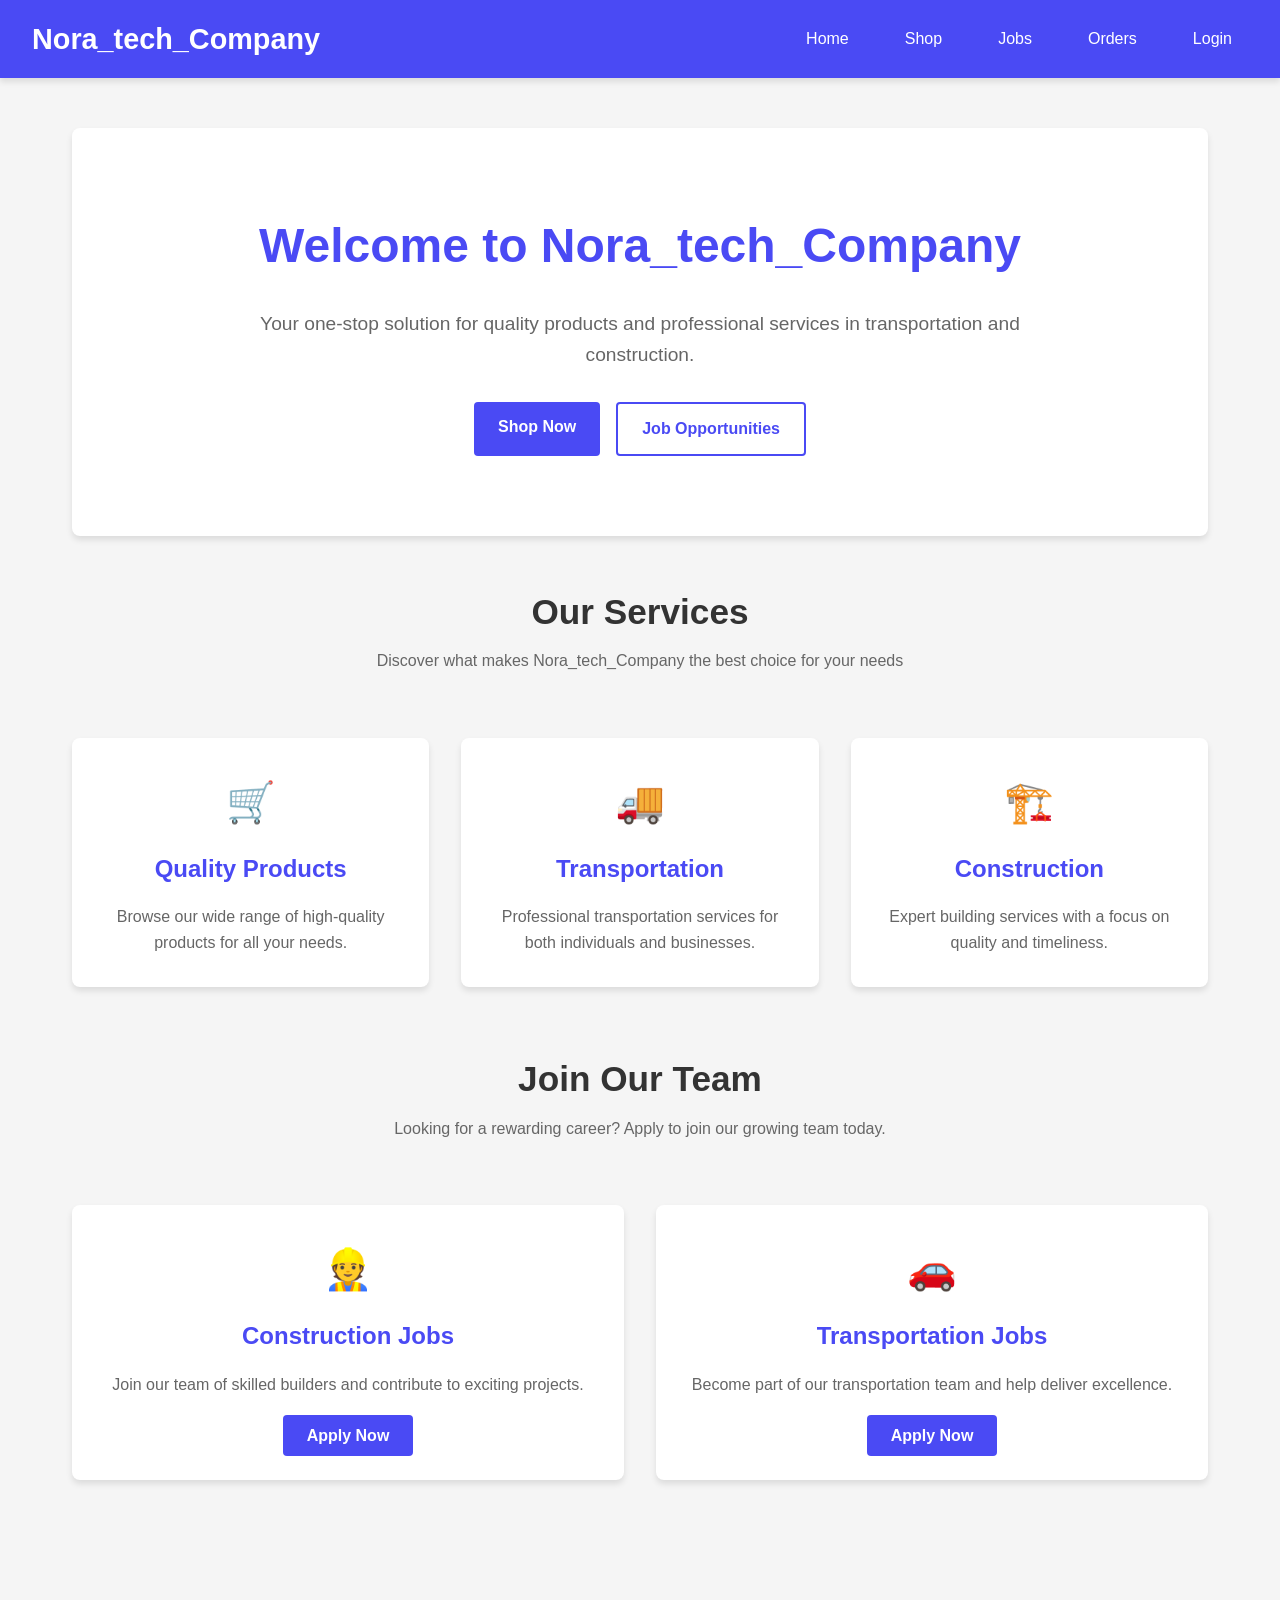
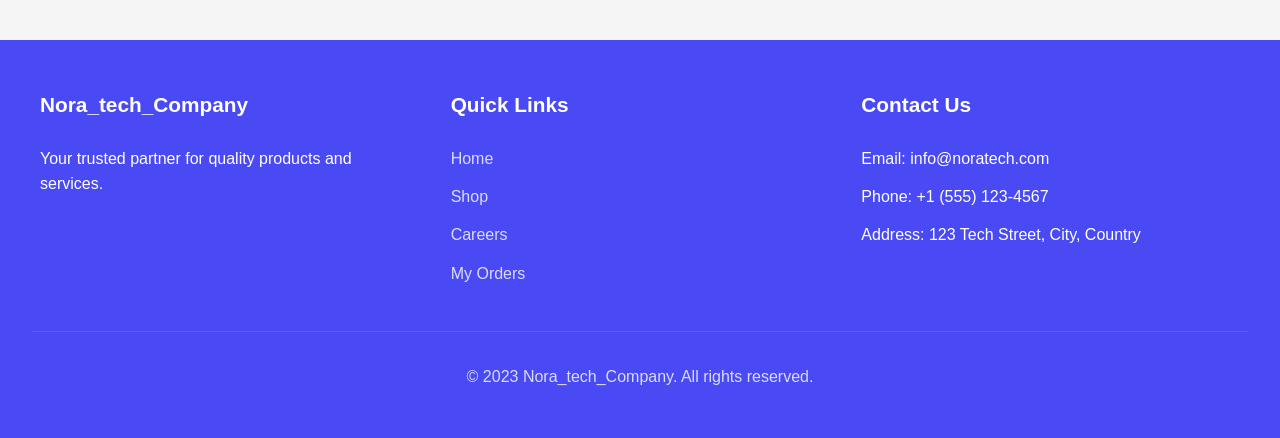
<file: index.html>
<!DOCTYPE html>
<html lang="en">
<head>
    <meta charset="UTF-8">
    <meta name="viewport" content="width=device-width, initial-scale=1.0">
    <title>Nora_tech_Company</title>
    <style>
        :root {
            --primary: #4a4af4;
            --primary-dark: #3939c7;
            --secondary: #f472b6;
            --text: #333;
            --text-light: #666;
            --background: #f5f5f5;
            --white: #fff;
            --shadow: 0 4px 6px rgba(0, 0, 0, 0.1);
        }

        * {
            margin: 0;
            padding: 0;
            box-sizing: border-box;
        }

        body {
            font-family: 'Segoe UI', Tahoma, Geneva, Verdana, sans-serif;
            color: var(--text);
            background-color: var(--background);
            line-height: 1.6;
        }

        a {
            text-decoration: none;
            color: inherit;
        }

        .header {
            background-color: var(--primary);
            color: var(--white);
            padding: 1rem 2rem;
            display: flex;
            justify-content: space-between;
            align-items: center;
            position: fixed;
            width: 100%;
            top: 0;
            z-index: 1000;
            box-shadow: var(--shadow);
        }

        .header h1 {
            font-size: 1.8rem;
            font-weight: 700;
        }

        .nav-links {
            display: flex;
            gap: 1.5rem;
        }

        .nav-links a {
            color: var(--white);
            padding: 0.5rem 1rem;
            border-radius: 4px;
            transition: background-color 0.3s;
        }

        .nav-links a:hover {
            background-color: rgba(255, 255, 255, 0.1);
        }

        .container {
            max-width: 1200px;
            margin: 0 auto;
            padding: 2rem;
        }

        .hero {
            text-align: center;
            padding: 5rem 1rem;
            background-color: var(--white);
            border-radius: 8px;
            margin-top: 6rem;
            box-shadow: var(--shadow);
        }

        .hero h1 {
            font-size: 3rem;
            color: var(--primary);
            margin-bottom: 1.5rem;
        }

        .hero p {
            font-size: 1.2rem;
            color: var(--text-light);
            max-width: 800px;
            margin: 0 auto 2rem;
        }

        .cta-buttons {
            display: flex;
            gap: 1rem;
            justify-content: center;
            flex-wrap: wrap;
        }

        .cta-button {
            padding: 0.75rem 1.5rem;
            border-radius: 4px;
            font-weight: 600;
            text-decoration: none;
            transition: all 0.3s ease;
        }

        .primary-button {
            background-color: var(--primary);
            color: white;
        }

        .primary-button:hover {
            background-color: var(--primary-dark);
        }

        .secondary-button {
            background-color: transparent;
            color: var(--primary);
            border: 2px solid var(--primary);
        }

        .secondary-button:hover {
            background-color: rgba(74, 74, 244, 0.1);
        }

        .features {
            display: grid;
            grid-template-columns: repeat(auto-fit, minmax(300px, 1fr));
            gap: 2rem;
            margin: 4rem 0;
        }

        .feature-card {
            background-color: var(--white);
            border-radius: 8px;
            padding: 2rem;
            box-shadow: var(--shadow);
            text-align: center;
        }

        .feature-card h3 {
            color: var(--primary);
            margin-bottom: 1rem;
            font-size: 1.5rem;
        }

        .feature-card p {
            color: var(--text-light);
        }

        .feature-icon {
            font-size: 2.5rem;
            color: var(--primary);
            margin-bottom: 1rem;
        }

        .section-title {
            text-align: center;
            margin: 3rem 0;
            color: var(--text);
        }

        .section-title h2 {
            font-size: 2.2rem;
            margin-bottom: 0.5rem;
        }

        .section-title p {
            color: var(--text-light);
            max-width: 600px;
            margin: 0 auto;
        }

        .footer {
            background-color: var(--primary);
            color: var(--white);
            padding: 3rem 2rem;
            margin-top: 4rem;
        }

        .footer-content {
            display: grid;
            grid-template-columns: repeat(auto-fit, minmax(250px, 1fr));
            gap: 2rem;
            max-width: 1200px;
            margin: 0 auto;
        }

        .footer-column h3 {
            margin-bottom: 1.5rem;
            font-size: 1.3rem;
        }

        .footer-links {
            list-style: none;
        }

        .footer-links li {
            margin-bottom: 0.8rem;
        }

        .footer-links a {
            color: rgba(255, 255, 255, 0.8);
            transition: color 0.3s;
        }

        .footer-links a:hover {
            color: var(--white);
        }

        .footer-bottom {
            text-align: center;
            padding-top: 2rem;
            margin-top: 2rem;
            border-top: 1px solid rgba(255, 255, 255, 0.1);
            color: rgba(255, 255, 255, 0.8);
        }

        @media (max-width: 768px) {
            .hero h1 {
                font-size: 2.2rem;
            }

            .hero p {
                font-size: 1rem;
            }

            .cta-buttons {
                flex-direction: column;
                align-items: center;
            }

            .cta-button {
                width: 100%;
                max-width: 300px;
                text-align: center;
            }
        }
    </style>
</head>
<body>
    <header class="header">
        <h1>Nora_tech_Company</h1>
        <nav class="nav-links">
            <a href="index.html">Home</a>
            <a href="shop.html">Shop</a>
            <a href="job-request.html">Jobs</a>
            <a href="customer.html">Orders</a>
            <a href="login.html">Login</a>
        </nav>
    </header>

    <div class="container">
        <section class="hero">
            <h1>Welcome to Nora_tech_Company</h1>
            <p>Your one-stop solution for quality products and professional services in transportation and construction.</p>
            <div class="cta-buttons">
                <a href="shop.html" class="cta-button primary-button">Shop Now</a>
                <a href="job-request.html" class="cta-button secondary-button">Job Opportunities</a>
            </div>
        </section>

        <div class="section-title">
            <h2>Our Services</h2>
            <p>Discover what makes Nora_tech_Company the best choice for your needs</p>
        </div>

        <section class="features">
            <div class="feature-card">
                <div class="feature-icon">🛒</div>
                <h3>Quality Products</h3>
                <p>Browse our wide range of high-quality products for all your needs.</p>
            </div>
            <div class="feature-card">
                <div class="feature-icon">🚚</div>
                <h3>Transportation</h3>
                <p>Professional transportation services for both individuals and businesses.</p>
            </div>
            <div class="feature-card">
                <div class="feature-icon">🏗️</div>
                <h3>Construction</h3>
                <p>Expert building services with a focus on quality and timeliness.</p>
            </div>
        </section>

        <div class="section-title">
            <h2>Join Our Team</h2>
            <p>Looking for a rewarding career? Apply to join our growing team today.</p>
        </div>

        <section class="features">
            <div class="feature-card">
                <div class="feature-icon">👷</div>
                <h3>Construction Jobs</h3>
                <p>Join our team of skilled builders and contribute to exciting projects.</p>
                <br>
                <a href="job-request.html" class="cta-button primary-button">Apply Now</a>
            </div>
            <div class="feature-card">
                <div class="feature-icon">🚗</div>
                <h3>Transportation Jobs</h3>
                <p>Become part of our transportation team and help deliver excellence.</p>
                <br>
                <a href="job-request.html" class="cta-button primary-button">Apply Now</a>
            </div>
        </section>
    </div>

    <footer class="footer">
        <div class="footer-content">
            <div class="footer-column">
                <h3>Nora_tech_Company</h3>
                <p>Your trusted partner for quality products and services.</p>
            </div>
            <div class="footer-column">
                <h3>Quick Links</h3>
                <ul class="footer-links">
                    <li><a href="index.html">Home</a></li>
                    <li><a href="shop.html">Shop</a></li>
                    <li><a href="job-request.html">Careers</a></li>
                    <li><a href="customer.html">My Orders</a></li>
                </ul>
            </div>
            <div class="footer-column">
                <h3>Contact Us</h3>
                <ul class="footer-links">
                    <li>Email: info@noratech.com</li>
                    <li>Phone: +1 (555) 123-4567</li>
                    <li>Address: 123 Tech Street, City, Country</li>
                </ul>
            </div>
        </div>
        <div class="footer-bottom">
            <p>&copy; 2023 Nora_tech_Company. All rights reserved.</p>
        </div>
    </footer>
</body>
</html>
</file>
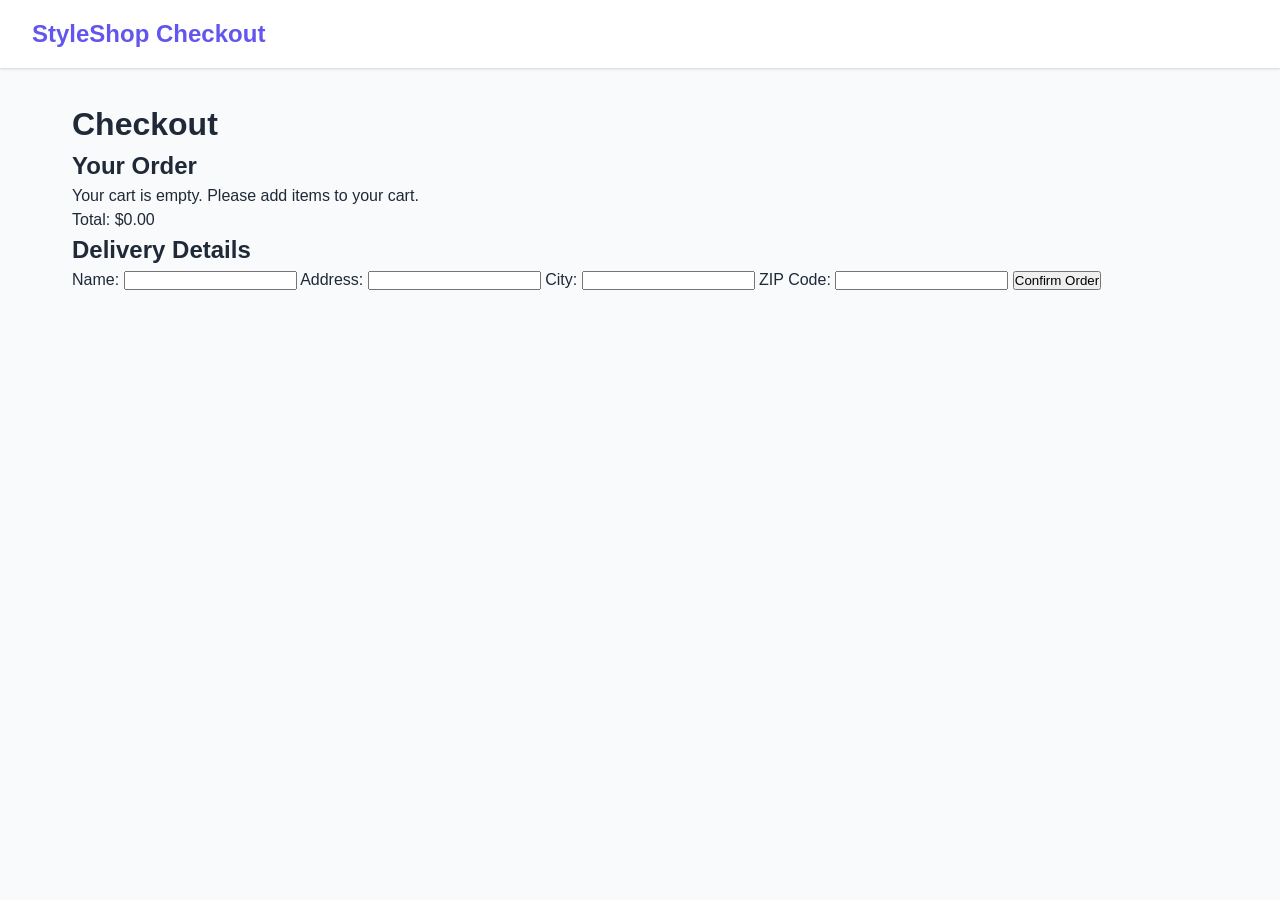
<file: checkout.html>
<!DOCTYPE html>
<html lang="en">
<head>
    <meta charset="UTF-8">
    <meta name="viewport" content="width=device-width, initial-scale=1.0">
    <title>Checkout | StyleShop</title>
    <link rel="stylesheet" href="customer.css"> <!-- Link to your stylesheet -->
</head>
<body>
    <header>
        <div class="brand">
            <span>StyleShop Checkout</span>
        </div>
    </header>

    <main>
        <h1>Checkout</h1>
        <div class="checkout-summary">
            <h2>Your Order</h2>
            <div id="orderItems"></div>
            <div class="order-total">
                Total: $<span id="orderTotal">0.00</span>
            </div>
        </div>

        <h2>Delivery Details</h2>
        <form id="deliveryForm">
            <label for="name">Name:</label>
            <input type="text" id="name" required>
            <label for="address">Address:</label>
            <input type="text" id="address" required>
            <label for="city">City:</label>
            <input type="text" id="city" required>
            <label for="zip">ZIP Code:</label>
            <input type="text" id="zip" required>
            <button type="button" id="confirmOrderButton">Confirm Order</button>
        </form>
    </main>

    <script>
        // Function to save the order in local storage
        function placeOrder(order) {
            const user = JSON.parse(localStorage.getItem("user"));
            let orders = JSON.parse(localStorage.getItem("orders")) || {};
            
            if (!orders[user.id]) {
                orders[user.id] = [];
            }
            
            orders[user.id].push(order);
            localStorage.setItem("orders", JSON.stringify(orders));
        }

        document.addEventListener("DOMContentLoaded", function () {
            // Retrieve cart items from local storage
            const cartItems = JSON.parse(localStorage.getItem("cart")) || [];
            const orderItemsContainer = document.getElementById("orderItems");
            const orderTotalElement = document.getElementById("orderTotal");
            let total = 0;

            if (cartItems.length === 0) {
                orderItemsContainer.innerHTML = '<p>Your cart is empty. Please add items to your cart.</p>';
                return; // Exit if no items are in the cart
            }

            cartItems.forEach(item => {
                total += item.price * item.quantity;
                const itemDiv = document.createElement("div");
                itemDiv.innerHTML = `${item.name} - $${item.price.toFixed(2)} × ${item.quantity}`;
                orderItemsContainer.appendChild(itemDiv);
            });

            orderTotalElement.textContent = total.toFixed(2);

            document.getElementById("confirmOrderButton").addEventListener("click", function() {
                const order = {
                    id: "ORD-" + Date.now(),
                    items: cartItems,
                    status: "Processing",
                    date: new Date().toISOString(),
                    total: total.toFixed(2), // Set total as a string for easier display
                    deliveryDetails: {
                        name: document.getElementById("name").value,
                        address: document.getElementById("address").value,
                        city: document.getElementById("city").value,
                        zip: document.getElementById("zip").value,
                    }
                };

                // Call the placeOrder function to save the order
                placeOrder(order);

                // Redirect to order confirmation page
                window.location.href = "order-confirmation.html"; 
            });
        });
    </script>
</body>
</html>
</file>
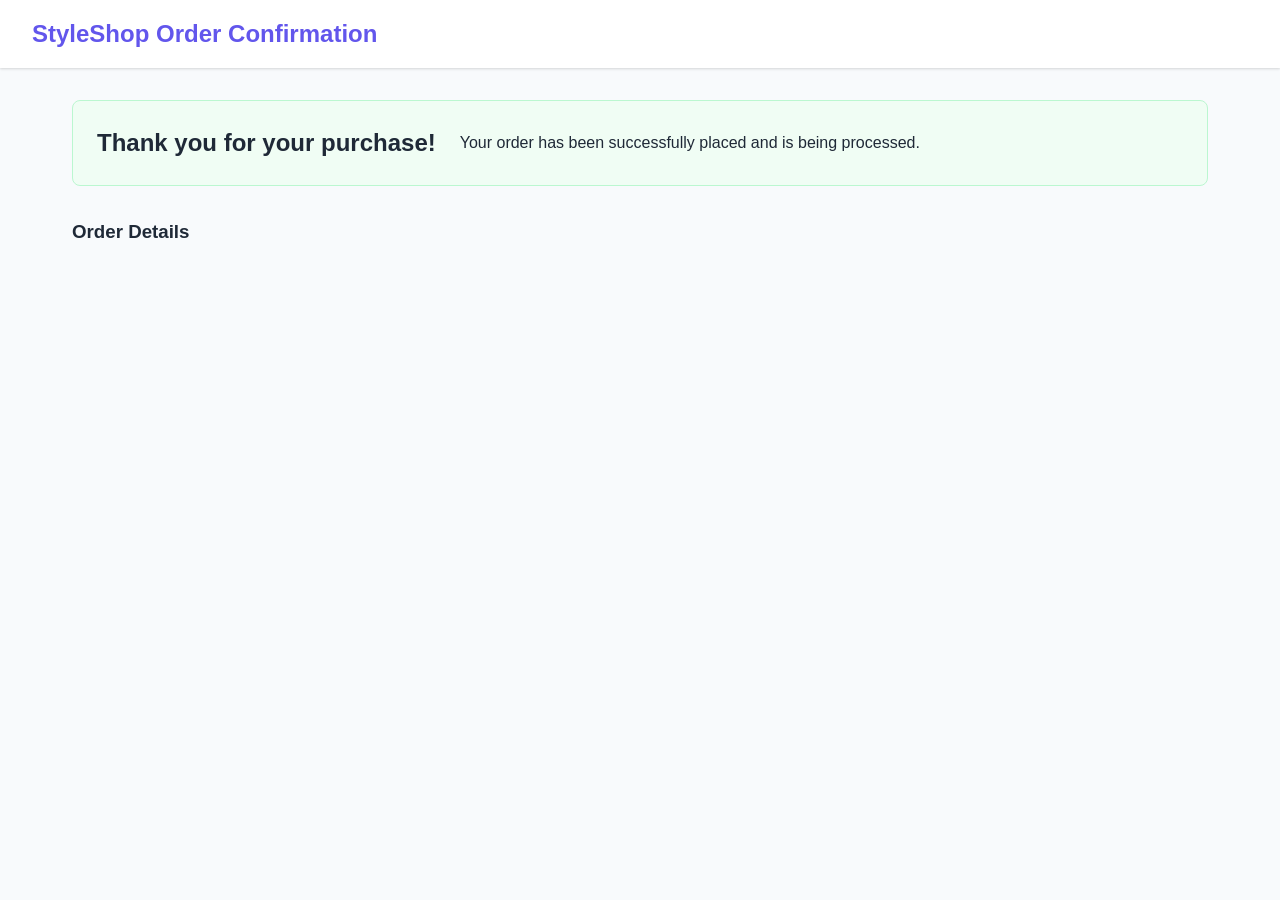
<file: order-confirmation.html>
<!DOCTYPE html>
<html lang="en">
<head>
    <meta charset="UTF-8">
    <meta name="viewport" content="width=device-width, initial-scale=1.0">
    <title>Order Confirmation | StyleShop</title>
    <link rel="stylesheet" href="customer.css"> <!-- Link to your stylesheet -->
</head>
<body>
    <header>
        <div class="brand">
            <span>StyleShop Order Confirmation</span>
        </div>
    </header>

    <main>
        <div class="success-banner">
            <h2>Thank you for your purchase!</h2>
            <p>Your order <span id="orderNumber"></span> has been successfully placed and is being processed.</p>
        </div>
        
        <div id="orderDetails" style="margin-top: 20px;">
            <h3>Order Details</h3>
            <div id="itemsList"></div>
            <div id="deliveryInfo"></div>
            <div id="totalAmount"></div>
        </div>
    </main>

    <script>
        document.addEventListener("DOMContentLoaded", function () {
            const user = JSON.parse(localStorage.getItem("user"));
            const orders = JSON.parse(localStorage.getItem("orders")) || {};
            const latestOrder = orders[user.id] ? orders[user.id][orders[user.id].length - 1] : null; // Get the last order

            if (latestOrder) {
                document.getElementById("orderNumber").textContent = latestOrder.id;

                const itemsList = document.getElementById("itemsList");
                latestOrder.items.forEach(item => {
                    const itemDiv = document.createElement("div");
                    itemDiv.innerHTML = `${item.name} - $${item.price} × ${item.quantity}`;
                    itemsList.appendChild(itemDiv);
                });

                // Display delivery information
                const deliveryInfo = `
                    <h4>Delivery Details:</h4>
                    <p>Name: ${latestOrder.deliveryDetails.name}</p>
                    <p>Address: ${latestOrder.deliveryDetails.address}</p>
                    <p>City: ${latestOrder.deliveryDetails.city}</p>
                    <p>ZIP Code: ${latestOrder.deliveryDetails.zip}</p>
                `;
                document.getElementById("deliveryInfo").innerHTML = deliveryInfo;

                document.getElementById("totalAmount").textContent = "Total: $" + latestOrder.total;
            } else {
                window.location.href = "customer.html"; // Redirect if there's no order
            }
        });
    </script>
</body>
</html>
</file>
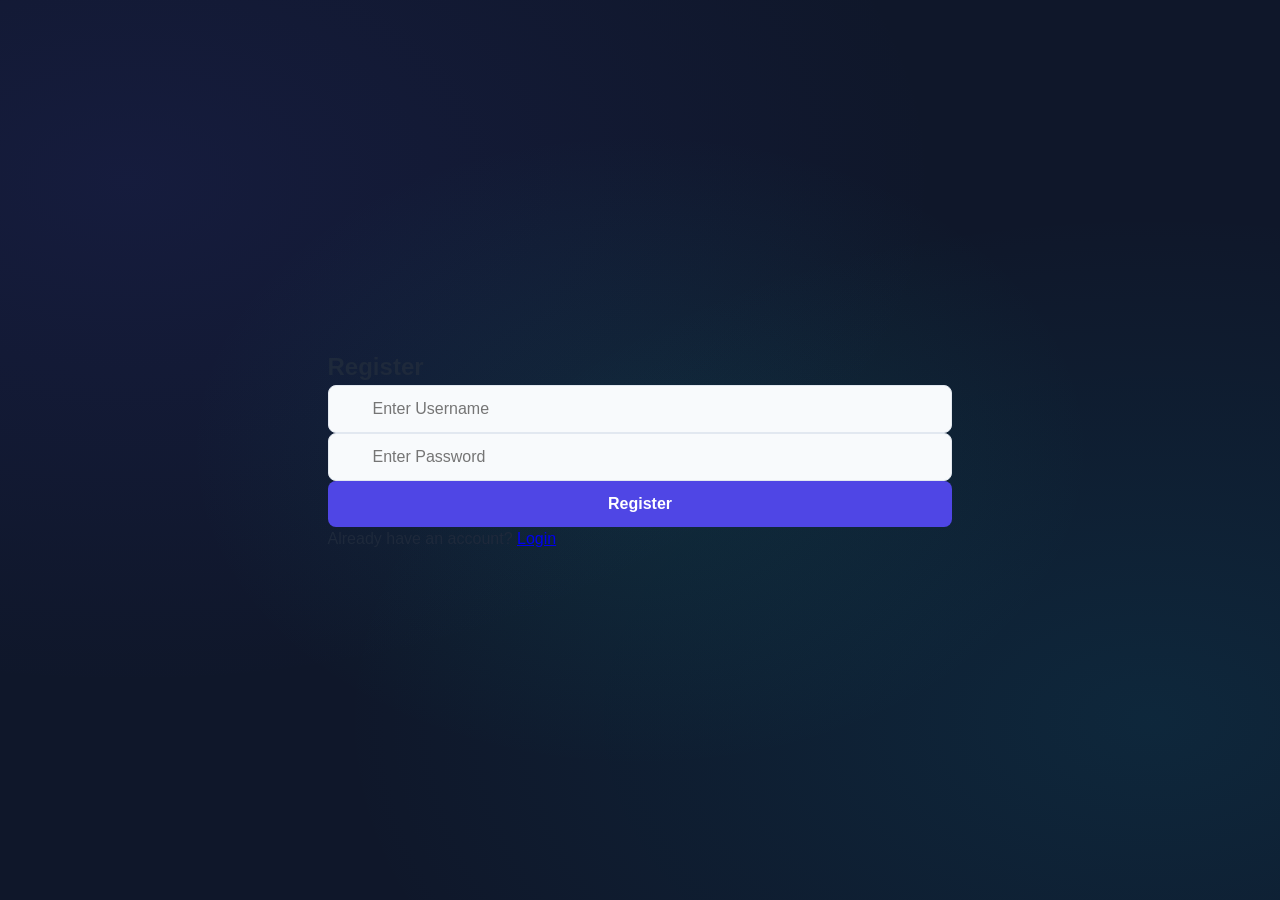
<file: register.html>
<!DOCTYPE html>
<html lang="en">
<head>
    <meta charset="UTF-8">
    <meta name="viewport" content="width=device-width, initial-scale=1.0">
    <title>Register</title>
    <link rel="stylesheet" href="login.css">
</head>
<body>
    <section class="auth">
        <h2>Register</h2>
        <input type="text" id="username" placeholder="Enter Username">
        <input type="password" id="password" placeholder="Enter Password">
        <button onclick="register()">Register</button>
        <p>Already have an account? <a href="login.html">Login</a></p>
    </section>
    
    <script>
        function register() {
            const username = document.getElementById("username").value;
            const password = document.getElementById("password").value;
            if (username && password) {
                localStorage.setItem("user", JSON.stringify({ username, password }));
                alert("Registration successful! You can now login.");
            } else {
                alert("Please enter both username and password.");
            }
        }
    </script>
</body>
</html>
</file>
<file: customer.css>
:root {
    --primary-color: #6256ec;
    --secondary-color: #f3f4f6;
    --success-color: #22c55e;
    --danger-color: #ef4444;
    --warning-color: #f59e0b;
    --gray-100: #f3f4f6;
    --gray-200: #e5e7eb;
    --gray-300: #d1d5db;
    --gray-400: #9ca3af;
    --gray-500: #6b7280;
    --gray-600: #4b5563;
    --gray-700: #374151;
    --gray-800: #1f2937;
    --gray-900: #111827;
    --border-radius: 8px;
    --box-shadow: 0 1px 3px 0 rgba(0, 0, 0, 0.1), 0 1px 2px 0 rgba(0, 0, 0, 0.06);
}

* {
    margin: 0;
    padding: 0;
    box-sizing: border-box;
}

body {
    font-family: 'Inter', -apple-system, BlinkMacSystemFont, 'Segoe UI', Roboto, Oxygen, Ubuntu, Cantarell, 'Open Sans', 'Helvetica Neue', sans-serif;
    background-color: #f8fafc;
    color: var(--gray-800);
    line-height: 1.5;
}

header {
    display: flex;
    align-items: center;
    justify-content: space-between;
    padding: 1rem 2rem;
    background-color: white;
    box-shadow: var(--box-shadow);
}

.brand {
    font-size: 1.5rem;
    font-weight: 700;
    color: var(--primary-color);
}

.nav-links {
    display: flex;
    align-items: center;
    gap: 2rem;
}

.nav-link {
    color: var(--gray-600);
    text-decoration: none;
    font-weight: 500;
    transition: color 0.2s;
}

.nav-link:hover {
    color: var(--primary-color);
}

.avatar {
    width: 40px;
    height: 40px;
    border-radius: 50%;
    background-color: var(--primary-color);
    color: white;
    display: flex;
    align-items: center;
    justify-content: center;
    font-weight: 600;
}

main {
    max-width: 1200px;
    margin: 2rem auto;
    padding: 0 2rem;
}

.success-banner {
    display: flex;
    align-items: center;
    gap: 1.5rem;
    background-color: #f0fdf4;
    border: 1px solid #bbf7d0;
    border-radius: var(--border-radius);
    padding: 1.5rem;
    margin-bottom: 2rem;
}

.success-icon {
    width: 48px;
    height: 48px;
    background-color: #22c55e;
    color: white;
    border-radius: 50%;
    display: flex;
    align-items: center;
    justify-content: center;
    font-size: 1.5rem;
    font-weight: bold;
}

.success-content h2 {
    color: #15803d;
    margin-bottom: 0.5rem;
}

.order-number {
    font-weight: 600;
}

.dashboard {
    display: grid;
    grid-template-columns: 1fr;
    gap: 2rem;
}

@media (min-width: 768px) {
    .dashboard {
        grid-template-columns: 1.5fr 1fr;
    }
}

.card {
    background-color: white;
    border-radius: var(--border-radius);
    box-shadow: var(--box-shadow);
    overflow: hidden;
}

.card-header {
    padding: 1.25rem 1.5rem;
    border-bottom: 1px solid var(--gray-200);
}

.card-header h3 {
    font-size: 1.25rem;
    font-weight: 600;
    color: var(--gray-800);
}

.card-content {
    padding: 1.5rem;
}

.order-item {
    display: flex;
    align-items: center;
    gap: 1rem;
    padding: 1rem 0;
    border-bottom: 1px solid var(--gray-200);
}

.order-item:last-child {
    border-bottom: none;
}

.item-image {
    width: 60px;
    height: 60px;
    object-fit: cover;
    border-radius: var(--border-radius);
}

.item-details {
    flex: 1;
}

.item-name {
    font-weight: 500;
    color: var(--gray-800);
}

.item-price {
    color: var(--gray-600);
    font-size: 0.875rem;
}

.item-quantity {
    color: var(--gray-500);
    font-size: 0.875rem;
}

.item-total {
    font-weight: 600;
    color: var(--gray-800);
}

.order-details {
    margin-top: 1.5rem;
    padding-top: 1.5rem;
    border-top: 1px solid var(--gray-200);
}

.order-detail-row {
    display: flex;
    justify-content: space-between;
    margin-bottom: 0.75rem;
}

.detail-label {
    color: var(--gray-600);
}

.detail-value {
    font-weight: 500;
}

.total-row {
    display: flex;
    justify-content: space-between;
    margin-top: 0.75rem;
    padding-top: 0.75rem;
    border-top: 1px solid var(--gray-200);
    font-weight: 600;
    font-size: 1.125rem;
}

.shipping-address, .payment-method {
    margin-bottom: 1.5rem;
}

.shipping-address h4, .payment-method h4 {
    color: var(--gray-600);
    font-size: 1rem;
    font-weight: 500;
    margin-bottom: 0.75rem;
}

.address-card, .payment-card {
    background-color: var(--gray-100);
    padding: 1rem;
    border-radius: var(--border-radius);
}

.address-name, .payment-card-number {
    font-weight: 500;
    margin-bottom: 0.25rem;
}

.address-line, .payment-card-exp {
    color: var(--gray-600);
    margin-bottom: 0.25rem;
}

.actions {
    display: flex;
    gap: 1rem;
    margin-top: 1.5rem;
}

.btn {
    display: inline-block;
    padding: 0.625rem 1.25rem;
    font-weight: 500;
    text-align: center;
    border-radius: var(--border-radius);
    transition: all 0.2s;
    cursor: pointer;
    border: none;
    text-decoration: none;
}

.btn-outline {
    background-color: white;
    color: var(--primary-color);
    border: 1px solid var(--primary-color);
}

.btn-outline:hover {
    background-color: var(--gray-100);
}

.btn-primary {
    background-color: var(--primary-color);
    color: white;
}

.btn-primary:hover {
    background-color: #5046d9;
}

.btn-danger {
    background-color: var(--danger-color);
    color: white;
}

.btn-danger:hover {
    background-color: #dc2626;
}

.profile-header {
    display: flex;
    align-items: center;
    gap: 1rem;
    margin-bottom: 1.5rem;
}

.profile-avatar {
    width: 60px;
    height: 60px;
    border-radius: 50%;
    background-color: var(--primary-color);
    color: white;
    display: flex;
    align-items: center;
    justify-content: center;
    font-size: 1.5rem;
    font-weight: 600;
}

.profile-name {
    font-weight: 600;
    font-size: 1.125rem;
    color: var(--gray-800);
}

.profile-email {
    color: var(--gray-600);
}

.profile-stats {
    display: grid;
    grid-template-columns: 1fr 1fr;
    gap: 1rem;
    margin-bottom: 1.5rem;
}

.stat-card {
    background-color: var(--gray-100);
    padding: 1rem;
    border-radius: var(--border-radius);
    text-align: center;
}

.stat-value {
    font-size: 1.5rem;
    font-weight: 600;
    color: var(--primary-color);
    margin-bottom: 0.25rem;
}

.stat-label {
    color: var(--gray-600);
    font-size: 0.875rem;
}

.order-history-item {
    display: flex;
    justify-content: space-between;
    align-items: flex-start;
    padding: 1rem;
    border: 1px solid var(--gray-200);
    border-radius: var(--border-radius);
    margin-bottom: 1rem;
}

.order-id {
    font-weight: 500;
    color: var(--gray-800);
}

.order-date {
    color: var(--gray-600);
    font-size: 0.875rem;
    margin-bottom: 0.5rem;
}

.order-status {
    text-align: right;
}

.badge {
    display: inline-block;
    padding: 0.25rem 0.75rem;
    font-size: 0.75rem;
    font-weight: 500;
    border-radius: 9999px;
    text-transform: uppercase;
}

.loading-spinner {
    display: none;
    width: 20px;
    height: 20px;
    border: 2px solid rgba(255, 255, 255, 0.3);
    border-radius: 50%;
    border-top-color: white;
    animation: spin 1s ease-in-out infinite;
    margin-right: 0.5rem;
}

@keyframes spin {
    to { transform: rotate(360deg); }
}

.hidden {
    display: none;
}

.empty-state {
    text-align: center;
    padding: 2rem;
    color: var(--gray-500);
}

.toast {
    position: fixed;
    bottom: 20px;
    right: 20px;
    background-color: var(--gray-800);
    color: white;
    padding: 1rem;
    border-radius: var(--border-radius);
    box-shadow: 0 4px 6px rgba(0, 0, 0, 0.1);
    opacity: 0;
    transform: translateY(20px);
    transition: opacity 0.3s, transform 0.3s;
    z-index: 1000;
}

.toast.show {
    opacity: 1;
    transform: translateY(0);
}
</file>
<file: login.css>
:root {
    --primary: #4f46e5;
    --primary-dark: #4338ca;
    --secondary: #06b6d4;
    --text-primary: #1e293b;
    --text-secondary: #64748b;
    --bg-light: #f8fafc;
    --border-color: #e2e8f0;
    --success: #10b981;
    --error: #ef4444;
    --warning: #f59e0b;
    --radius: 8px;
    --shadow-sm: 0 1px 2px 0 rgba(0, 0, 0, 0.05);
    --shadow-md: 0 4px 6px -1px rgba(0, 0, 0, 0.1), 0 2px 4px -1px rgba(0, 0, 0, 0.06);
    --shadow-lg: 0 10px 15px -3px rgba(0, 0, 0, 0.1), 0 4px 6px -2px rgba(0, 0, 0, 0.05);
}

* {
    margin: 0;
    padding: 0;
    box-sizing: border-box;
}

body {
    font-family: 'Inter', -apple-system, BlinkMacSystemFont, 'Segoe UI', Roboto, Oxygen, Ubuntu, Cantarell, 'Open Sans', 'Helvetica Neue', sans-serif;
    background-color: #0f172a;
    background-image: 
        radial-gradient(at 10% 20%, rgba(79, 70, 229, 0.1) 0px, transparent 50%),
        radial-gradient(at 90% 80%, rgba(6, 182, 212, 0.1) 0px, transparent 50%),
        radial-gradient(at 50% 50%, rgba(20, 184, 166, 0.1) 0px, transparent 50%);
    min-height: 100vh;
    display: flex;
    justify-content: center;
    align-items: center;
    color: var(--text-primary);
    line-height: 1.5;
    padding: 20px;
}

.login-card {
    background: white;
    border-radius: var(--radius);
    box-shadow: var(--shadow-lg);
    width: 100%;
    max-width: 450px;
    overflow: hidden;
    position: relative;
}

.login-header {
    background: linear-gradient(to right, var(--primary), var(--secondary));
    padding: 20px 30px;
    color: white;
    position: relative;
}

.login-header::after {
    content: "";
    position: absolute;
    left: 0;
    right: 0;
    bottom: -10px;
    height: 10px;
    background: linear-gradient(to bottom, rgba(0,0,0,0.1), transparent);
}

.login-header h2 {
    font-weight: 700;
    font-size: 24px;
    margin-bottom: 5px;
}

.login-header p {
    margin: 0;
    opacity: 0.8;
    font-size: 14px;
}

.login-body {
    padding: 30px;
}

.input-group {
    margin-bottom: 24px;
    position: relative;
}

.input-group label {
    display: block;
    margin-bottom: 8px;
    font-size: 14px;
    font-weight: 500;
    color: var(--text-secondary);
}

.input-wrapper {
    position: relative;
}

.input-icon {
    position: absolute;
    left: 15px;
    top: 50%;
    transform: translateY(-50%);
    color: var(--text-secondary);
    pointer-events: none;
}

input {
    width: 100%;
    padding: 14px 16px 14px 44px;
    border: 1px solid var(--border-color);
    border-radius: var(--radius);
    font-size: 16px;
    transition: all 0.2s ease;
    background-color: var(--bg-light);
}

input:focus {
    outline: none;
    border-color: var(--primary);
    box-shadow: 0 0 0 3px rgba(79, 70, 229, 0.2);
}

input.error {
    border-color: var(--error);
    background-color: rgba(239, 68, 68, 0.05);
}

input.error:focus {
    box-shadow: 0 0 0 3px rgba(239, 68, 68, 0.2);
}

.input-feedback {
    margin-top: 5px;
    font-size: 13px;
    color: var(--text-secondary);
}

.input-feedback.error {
    color: var(--error);
}

button {
    width: 100%;
    padding: 14px;
    background: var(--primary);
    color: white;
    border: none;
    border-radius: var(--radius);
    font-size: 16px;
    font-weight: 600;
    cursor: pointer;
    transition: all 0.2s ease;
    position: relative;
    overflow: hidden;
}

button:hover {
    background: var(--primary-dark);
}

button:focus {
    outline: none;
    box-shadow: 0 0 0 3px rgba(79, 70, 229, 0.3);
}

button:disabled {
    background: #a5b4fc;
    cursor: not-allowed;
}

button .btn-content {
    position: relative;
    z-index: 1;
    display: flex;
    align-items: center;
    justify-content: center;
    gap: 8px;
}

button:after {
    content: "";
    position: absolute;
    border-radius: 50%;
    background-color: rgba(255, 255, 255, 0.3);
    width: 100px;
    height: 100px;
    top: 50%;
    left: 50%;
    transform: translate(-50%, -50%) scale(0);
    transition: transform 0.3s ease;
}

button:active:after {
    transform: translate(-50%, -50%) scale(3);
    transition: transform 0s;
}

.login-footer {
    padding: 0 30px 30px;
    text-align: center;
}

.help-text {
    font-size: 14px;
    color: var(--text-secondary);
}

.links {
    margin-top: 16px;
    font-size: 14px;
}

.links a {
    color: var(--primary);
    text-decoration: none;
    font-weight: 500;
    transition: color 0.2s;
    margin: 0 8px;
}

.links a:hover {
    color: var(--primary-dark);
    text-decoration: underline;
}

/* Toast notification */
.toast {
    position: fixed;
    top: 20px;
    right: 20px;
    background: white;
    padding: 16px 20px;
    border-radius: var(--radius);
    box-shadow: var(--shadow-md);
    display: flex;
    align-items: center;
    max-width: 350px;
    transform: translateX(calc(100% + 20px));
    transition: transform 0.3s ease;
    z-index: 1000;
}

.toast.show {
    transform: translateX(0);
}

.toast.error {
    border-left: 4px solid var(--error);
}

.toast.success {
    border-left: 4px solid var(--success);
}

.toast.warning {
    border-left: 4px solid var(--warning);
}

.toast-icon {
    margin-right: 12px;
}

.toast-icon.error {
    color: var(--error);
}

.toast-icon.success {
    color: var(--success);
}

.toast-icon.warning {
    color: var(--warning);
}

.toast-content {
    flex: 1;
}

.toast-title {
    font-weight: 600;
    font-size: 14px;
    margin-bottom: 4px;
}

.toast-message {
    font-size: 13px;
    color: var(--text-secondary);
}

/* Loading animation */
.loading-spinner {
    display: none;
    width: 20px;
    height: 20px;
    border: 2px solid rgba(255, 255, 255, 0.3);
    border-radius: 50%;
    border-top-color: white;
    animation: spin 0.8s linear infinite;
    margin-right: 8px;
}

button.loading .loading-spinner {
    display: inline-block;
}

button.loading .btn-text {
    margin-left: 8px;
}

/* Create account modal */
.modal-overlay {
    position: fixed;
    top: 0;
    left: 0;
    right: 0;
    bottom: 0;
    background-color: rgba(0, 0, 0, 0.5);
    display: flex;
    justify-content: center;
    align-items: center;
    z-index: 1000;
    opacity: 0;
    visibility: hidden;
    transition: opacity 0.3s ease, visibility 0.3s ease;
}

.modal-overlay.show {
    opacity: 1;
    visibility: visible;
}

.modal {
    background: white;
    border-radius: var(--radius);
    box-shadow: var(--shadow-lg);
    width: 100%;
    max-width: 400px;
    max-height: 90vh;
    overflow-y: auto;
    transform: translateY(20px);
    transition: transform 0.3s ease;
}

.modal-overlay.show .modal {
    transform: translateY(0);
}

.modal-header {
    padding: 20px;
    border-bottom: 1px solid var(--border-color);
    display: flex;
    justify-content: space-between;
    align-items: center;
}

.modal-header h3 {
    font-size: 18px;
    font-weight: 600;
    margin: 0;
}

.modal-close {
    background: none;
    border: none;
    cursor: pointer;
    color: var(--text-secondary);
    width: 30px;
    height: 30px;
    display: flex;
    align-items: center;
    justify-content: center;
    border-radius: 50%;
    transition: background-color 0.2s;
}

.modal-close:hover {
    background-color: var(--bg-light);
    color: var(--text-primary);
}

.modal-body {
    padding: 20px;
}

.modal-footer {
    padding: 15px 20px;
    border-top: 1px solid var(--border-color);
    display: flex;
    justify-content: flex-end;
    gap: 10px;
}

.button-secondary {
    background-color: var(--bg-light);
    color: var(--text-primary);
}

.button-secondary:hover {
    background-color: var(--border-color);
}

.registration-option {
    text-align: center;
    margin-top: 20px;
}

.registration-link {
    color: var(--primary);
    cursor: pointer;
    text-decoration: none;
    font-weight: 500;
}

.registration-link:hover {
    text-decoration: underline;
}

@keyframes spin {
    to { transform: rotate(360deg); }
}

/* Responsive adjustments */
@media (max-width: 480px) {
    .login-card, .modal {
        max-width: 100%;
    }
    
    .login-header, .login-body, .login-footer {
        padding-left: 20px;
        padding-right: 20px;
    }
}
</file>
